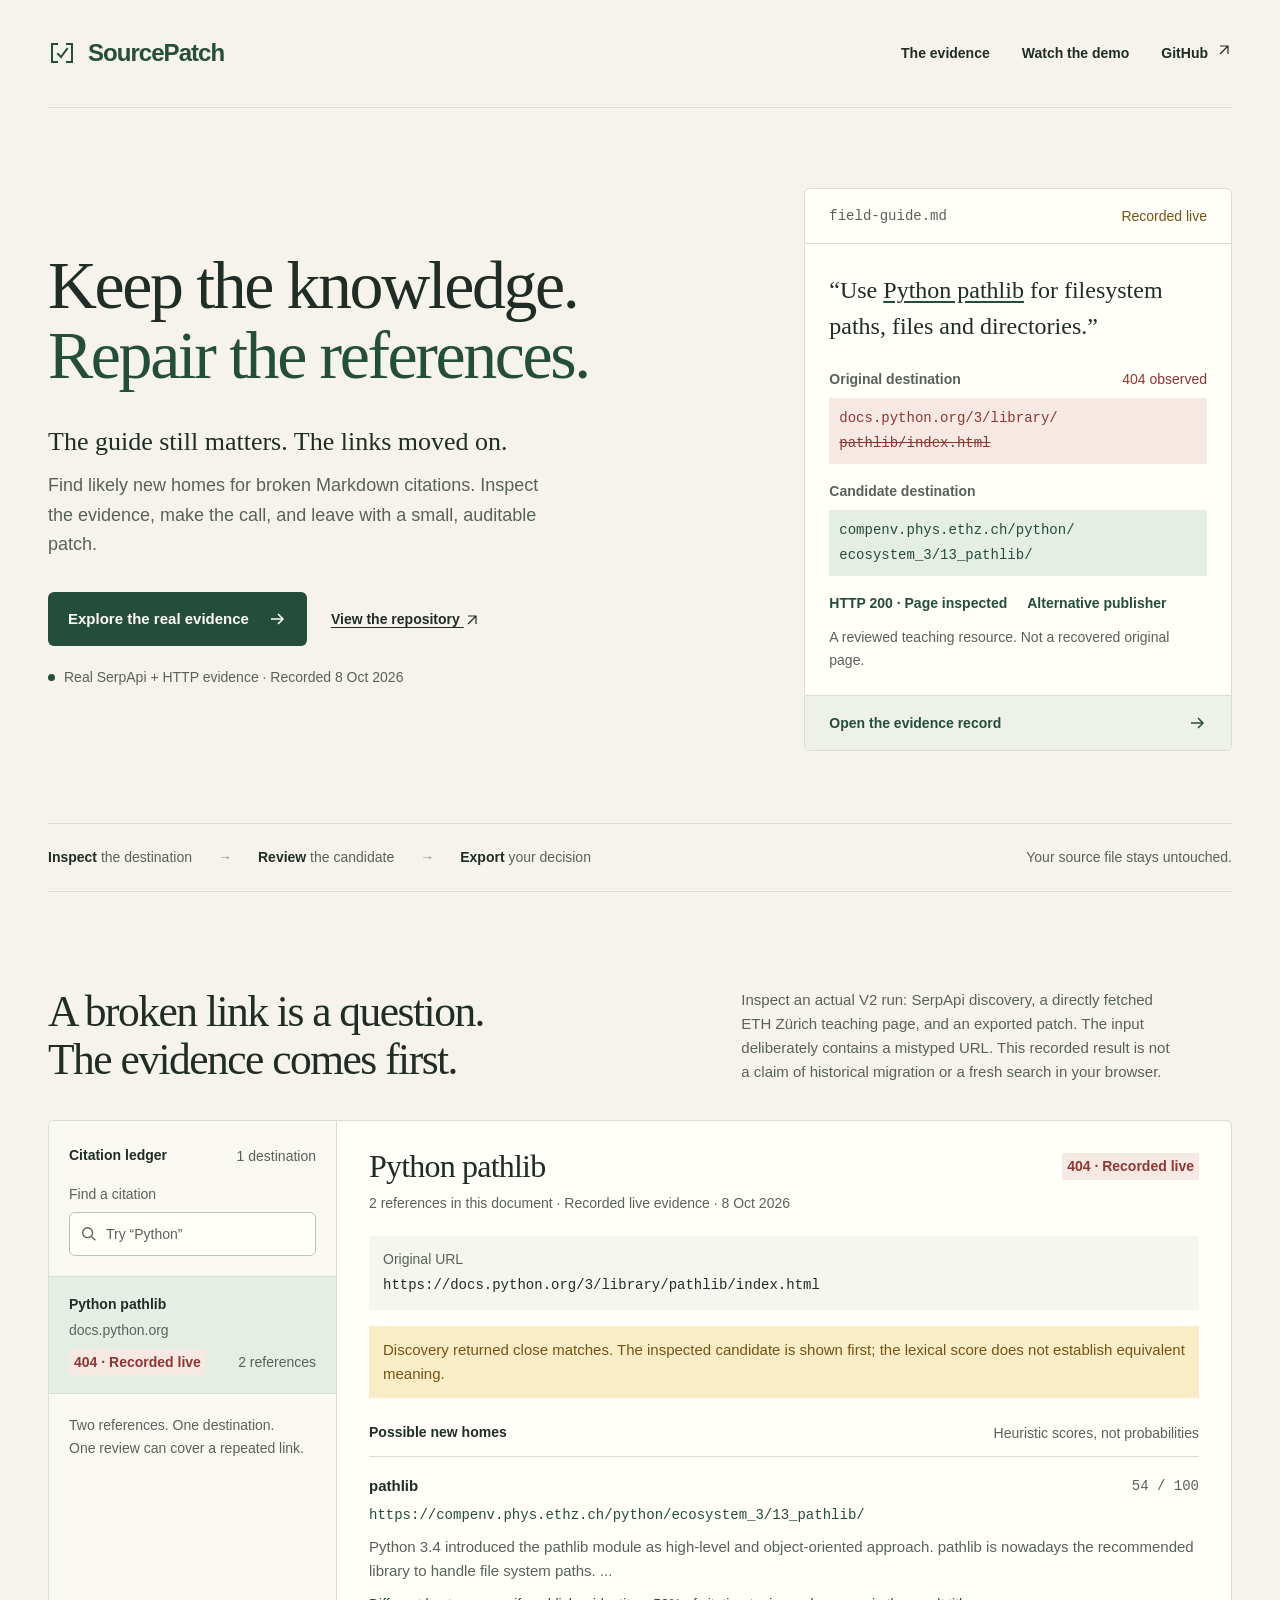
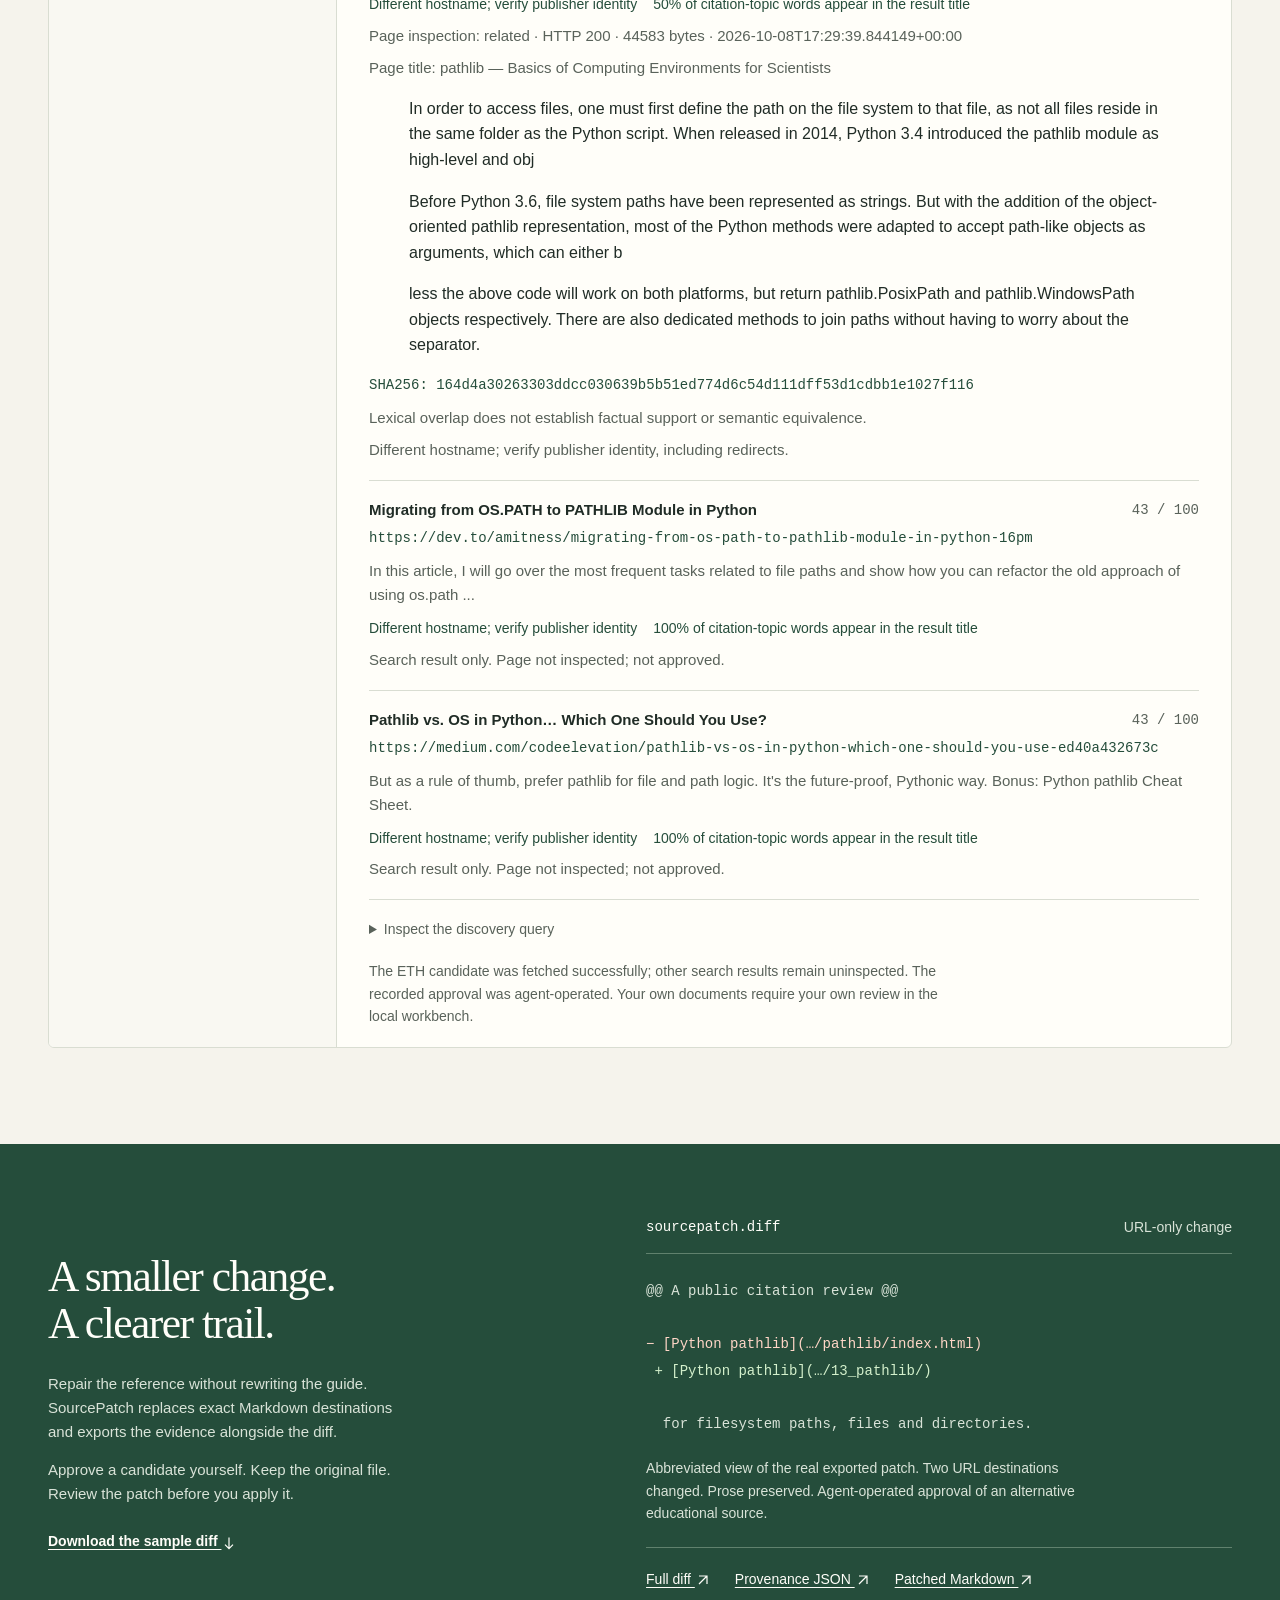
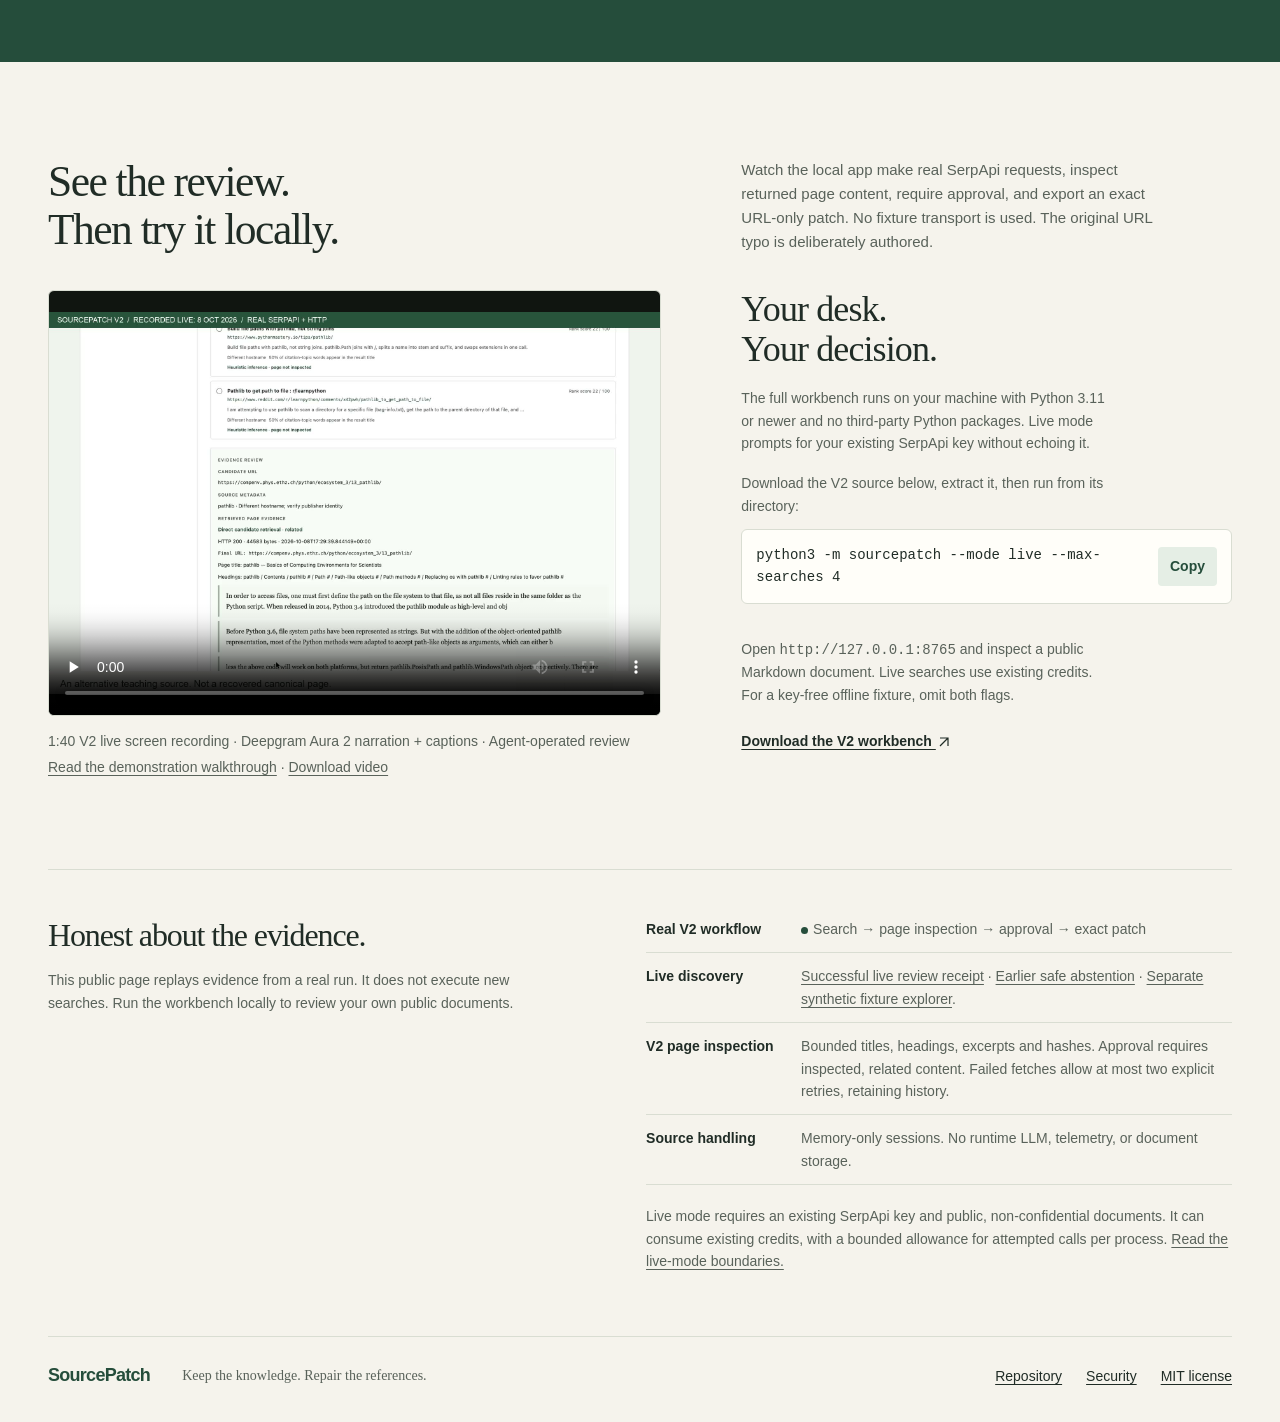
<file: landing/index.html>
<!doctype html>
<html lang="en">
<head>
  <meta charset="utf-8">
  <meta name="viewport" content="width=device-width, initial-scale=1">
  <meta name="theme-color" content="#254d3b">
  <meta name="description" content="SourcePatch is a local-first workbench for repairing broken Markdown citations. Compare evidence, approve replacements, and export a URL-only patch with provenance. Explore a recorded real SerpApi review with page evidence and a URL-only patch.">
  <title>SourcePatch — Keep the knowledge. Repair the references.</title>
  <link rel="icon" href="assets/favicon.svg" type="image/svg+xml">
  <link rel="stylesheet" href="style.css">
  <script src="assets/live-data.js" defer></script>
  <script src="landing.js" defer></script>
</head>
<body>
  <a class="skip-link" href="#main">Skip to content</a>
  <header class="site-header wrap">
    <a class="wordmark" href="#main" aria-label="SourcePatch home"><svg width="28" height="28" viewBox="0 0 28 28" fill="none" aria-hidden="true"><path d="M9 5H4v18h5M19 5h5v18h-5M10 15l3 3 6-8" stroke="currentColor" stroke-width="2" stroke-linecap="square"/></svg>SourcePatch</a>
    <nav aria-label="Main navigation"><a href="#evidence">The evidence</a><a href="#demo">Watch the demo</a><a href="https://github.com/himanshu748/sourcepatch/tree/sourcepatch-v2" class="nav-repo">GitHub <svg viewBox="0 0 20 20" width="16" height="16" fill="none" aria-hidden="true"><path d="M5 15 15 5M5 5h10v10" stroke="currentColor" stroke-width="1.5"/></svg></a></nav>
  </header>

  <main id="main">
    <section class="hero wrap" aria-labelledby="hero-title">
      <div class="hero-copy">
        <h1 id="hero-title">Keep the knowledge.<br><span>Repair the references.</span></h1>
        <p class="hero-intro">The guide still matters. The links moved on.</p>
        <p class="hero-description">Find likely new homes for broken Markdown citations. Inspect the evidence, make the call, and leave with a small, auditable patch.</p>
        <div class="actions"><a class="button primary" href="#evidence">Explore the real evidence <svg viewBox="0 0 20 20" width="20" height="20" fill="none" aria-hidden="true"><path d="M4 10h12m-5-5 5 5-5 5" stroke="currentColor" stroke-width="1.5"/></svg></a><a class="text-link" href="https://github.com/himanshu748/sourcepatch/tree/sourcepatch-v2">View the repository <svg viewBox="0 0 20 20" width="16" height="16" fill="none" aria-hidden="true"><path d="M5 15 15 5M5 5h10v10" stroke="currentColor" stroke-width="1.5"/></svg></a></div>
        <p class="fixture-note"><span class="status-dot" aria-hidden="true"></span>Real SerpApi + HTTP evidence · Recorded 8 Oct 2026</p>
      </div>
      <div class="hero-record" aria-label="Recorded live Python pathlib citation review">
        <div class="record-top"><span>field-guide.md</span><span class="record-stamp">Recorded live</span></div>
        <div class="record-body">
          <p class="source-quote">“Use <span>Python pathlib</span> for filesystem paths, files and directories.”</p>
          <div class="destination old"><span class="destination-label">Original destination <b>404 observed</b></span><code>docs.python.org/3/library/<wbr><s>pathlib/index.html</s></code></div>
          <div class="destination proposed"><span class="destination-label">Candidate destination</span><code>compenv.phys.ethz.ch/python/<wbr>ecosystem_3/13_pathlib/</code></div>
          <div class="evidence-pair"><span>HTTP 200 · Page inspected</span><span>Alternative publisher</span></div>
          <p class="record-caution">A reviewed teaching resource. Not a recovered original page.</p>
        </div>
        <a href="#evidence" class="record-bottom">Open the evidence record <svg viewBox="0 0 20 20" width="20" height="20" fill="none" aria-hidden="true"><path d="M4 10h12m-5-5 5 5-5 5" stroke="currentColor" stroke-width="1.5"/></svg></a>
      </div>
    </section>

    <div class="principles wrap" aria-label="SourcePatch workflow"><p><strong>Inspect</strong> the destination</p><span aria-hidden="true">→</span><p><strong>Review</strong> the candidate</p><span aria-hidden="true">→</span><p><strong>Export</strong> your decision</p><p class="principles-end">Your source file stays untouched.</p></div>

    <section class="evidence-section wrap" id="evidence" aria-labelledby="evidence-title">
      <div class="section-heading"><h2 id="evidence-title">A broken link is a question.<br>The evidence comes first.</h2><p>Inspect an actual V2 run: SerpApi discovery, a directly fetched ETH Zürich teaching page, and an exported patch. The input deliberately contains a mistyped URL. This recorded result is not a claim of historical migration or a fresh search in your browser.</p></div>
      <div class="explorer">
        <aside class="citation-sidebar" aria-label="Recorded live citations">
          <div class="sidebar-top"><h3>Citation ledger</h3><span>1 destination</span></div>
          <div class="search-control" hidden><label for="citation-search">Find a citation</label><div class="search-field"><svg width="18" height="18" viewBox="0 0 20 20" fill="none" aria-hidden="true"><circle cx="8.5" cy="8.5" r="5.5" stroke="currentColor" stroke-width="1.5"/><path d="m13 13 4 4" stroke="currentColor" stroke-width="1.5"/></svg><input id="citation-search" type="search" placeholder="Try “Python”" autocomplete="off"></div></div>
          <div id="citation-list" class="citation-list" hidden></div>
          <p id="search-status" class="search-status" role="status" aria-live="polite" hidden></p>
          <p class="sidebar-note">Two references. One destination.<br>One review can cover a repeated link.</p>
          <noscript><p class="noscript-note">JavaScript is off. The Python example is shown beside this ledger. The sample artifacts and local app still work.</p></noscript>
        </aside>
        <article class="evidence-record" id="evidence-record" aria-labelledby="citation-title">
          <div class="evidence-heading"><h3 id="citation-title" aria-live="polite" aria-atomic="true">Python pathlib</h3><span id="citation-status" class="badge broken">404 · Recorded live</span></div>
          <p id="citation-context" class="record-meta">2 references in this document · Recorded live evidence · 8 Oct 2026</p>
          <div class="original-reference"><span>Original URL</span><code id="original-url">https://docs.python.org/3/library/pathlib/index.html</code></div>
          <p id="review-notice" class="review-notice">These results suggest possible replacements. A matching hostname and title do not establish equivalent meaning.</p>
          <div class="candidate-header"><h4>Possible new homes</h4><span>Heuristic scores, not probabilities</span></div>
          <div id="candidate-list" class="candidate-list"><div class="candidate"><h5>pathlib — Basics of Computing Environments for Scientists</h5><code>https://compenv.phys.ethz.ch/python/ecosystem_3/13_pathlib/</code><p>Direct page inspection: HTTP 200 · 44,583 bytes · not truncated. Related lexical evidence; alternative publisher reviewed.</p><p>Enable JavaScript to inspect the excerpts and candidate list.</p></div></div>
          <details class="query-details"><summary>Inspect the discovery query</summary><code id="discovery-query">site:docs.python.org Python pathlib</code><p id="discovery-note">Real provider queries and response hashes are recorded in the downloadable provenance.</p></details>
          <p class="record-footer">The ETH candidate was fetched successfully; other search results remain uninspected. The recorded approval was agent-operated. Your own documents require your own review in the local workbench.</p>
        </article>
      </div>
    </section>

    <section class="patch-section" aria-labelledby="patch-title">
      <div class="wrap patch-layout"><div class="patch-copy"><h2 id="patch-title">A smaller change.<br>A clearer trail.</h2><p>Repair the reference without rewriting the guide. SourcePatch replaces exact Markdown destinations and exports the evidence alongside the diff.</p><p>Approve a candidate yourself. Keep the original file. Review the patch before you apply it.</p><a href="demo-output/sourcepatch.diff" class="light-link" download>Download the sample diff <svg viewBox="0 0 20 20" width="16" height="16" fill="none" aria-hidden="true"><path d="M10 3v14M5 12l5 5 5-5" stroke="currentColor" stroke-width="1.5"/></svg></a></div>
        <div class="patch-proof"><div class="patch-proof-top"><span>sourcepatch.diff</span><span>URL-only change</span></div><pre aria-label="Abbreviated real patch showing only the URL destination changing"><code><span class="diff-context">@@ A public citation review @@</span>

<span class="diff-removed">− [Python pathlib](…/pathlib/index.html)</span>
<span class="diff-added"> + [Python pathlib](…/13_pathlib/)</span>

<span class="diff-context">  for filesystem paths, files and directories.</span></code></pre><p>Abbreviated view of the real exported patch. Two URL destinations changed. Prose preserved. Agent-operated approval of an alternative educational source.</p><div class="patch-artifacts"><a href="demo-output/sourcepatch.diff">Full diff <svg viewBox="0 0 20 20" width="16" height="16" fill="none" aria-hidden="true"><path d="M5 15 15 5M5 5h10v10" stroke="currentColor" stroke-width="1.5"/></svg></a><a href="demo-output/provenance.json">Provenance JSON <svg viewBox="0 0 20 20" width="16" height="16" fill="none" aria-hidden="true"><path d="M5 15 15 5M5 5h10v10" stroke="currentColor" stroke-width="1.5"/></svg></a><a href="demo-output/guide.patched.md">Patched Markdown <svg viewBox="0 0 20 20" width="16" height="16" fill="none" aria-hidden="true"><path d="M5 15 15 5M5 5h10v10" stroke="currentColor" stroke-width="1.5"/></svg></a></div></div>
      </div>
    </section>

    <section class="demo-section wrap" id="demo" aria-labelledby="demo-title">
      <div class="section-heading"><h2 id="demo-title">See the review.<br>Then try it locally.</h2><p>Watch the local app make real SerpApi requests, inspect returned page content, require approval, and export an exact URL-only patch. No fixture transport is used. The original URL typo is deliberately authored.</p></div>
      <div class="demo-layout"><figure class="demo-video"><video controls playsinline preload="none" poster="assets/v2-demo-poster.jpg" aria-label="SourcePatch V2 real SerpApi screen recording with captions"><source src="assets/sourcepatch-v2-demo.mp4" type="video/mp4"><track kind="captions" src="assets/v2-captions.vtt" srclang="en" label="English">Your browser cannot play this video. <a href="assets/sourcepatch-v2-demo.mp4">Download the live recording.</a></video><figcaption>1:40 V2 live screen recording · Deepgram Aura 2 narration + captions · Agent-operated review<br><a href="docs/demo-script.md">Read the demonstration walkthrough</a> · <a href="assets/sourcepatch-v2-demo.mp4" download>Download video</a></figcaption></figure>
        <div class="local-run"><h3>Your desk.<br>Your decision.</h3><p>The full workbench runs on your machine with Python 3.11 or newer and no third-party Python packages. Live mode prompts for your existing SerpApi key without echoing it.</p><p>Download the V2 source below, extract it, then run from its directory:</p><div class="command-line"><code>python3 -m sourcepatch --mode live --max-searches 4</code><button id="copy-command" type="button" hidden>Copy</button></div><p id="copy-status" class="copy-status" role="status" aria-live="polite"></p><p>Open <code>http://127.0.0.1:8765</code> and inspect a public Markdown document. Live searches use existing credits. For a key-free offline fixture, omit both flags.</p><a class="text-link" href="downloads/sourcepatch-v2.zip">Download the V2 workbench <svg viewBox="0 0 20 20" width="16" height="16" fill="none" aria-hidden="true"><path d="M5 15 15 5M5 5h10v10" stroke="currentColor" stroke-width="1.5"/></svg></a></div>
      </div>
    </section>

    <section class="truth-section wrap" aria-labelledby="truth-title"><div><h2 id="truth-title">Honest about the evidence.</h2><p>This public page replays evidence from a real run. It does not execute new searches. Run the workbench locally to review your own public documents.</p></div><dl class="truth-ledger"><div><dt>Real V2 workflow</dt><dd><span class="status-dot" aria-hidden="true"></span>Search → page inspection → approval → exact patch</dd></div><div><dt>Live discovery</dt><dd><a href="demo-output/provenance.json">Successful live review receipt</a> · <a href="evidence/live-provenance.json">Earlier safe abstention</a> · <a href="fixture.html">Separate synthetic fixture explorer</a>.</dd></div><div><dt>V2 page inspection</dt><dd>Bounded titles, headings, excerpts and hashes. Approval requires inspected, related content. Failed fetches allow at most two explicit retries, retaining history.</dd></div><div><dt>Source handling</dt><dd>Memory-only sessions. No runtime LLM, telemetry, or document storage.</dd></div></dl><p class="live-note">Live mode requires an existing SerpApi key and public, non-confidential documents. It can consume existing credits, with a bounded allowance for attempted calls per process. <a href="https://github.com/himanshu748/sourcepatch/tree/sourcepatch-v2#live-mode-and-credit-safety">Read the live-mode boundaries.</a></p></section>
  </main>

  <footer class="site-footer wrap"><a class="wordmark" href="#main">SourcePatch</a><p>Keep the knowledge. Repair the references.</p><nav aria-label="Footer navigation"><a href="https://github.com/himanshu748/sourcepatch/tree/sourcepatch-v2">Repository</a><a href="https://github.com/himanshu748/sourcepatch/blob/sourcepatch-v2/SECURITY.md">Security</a><a href="https://github.com/himanshu748/sourcepatch/blob/sourcepatch-v2/LICENSE">MIT license</a></nav></footer>
</body>
</html>
</file>
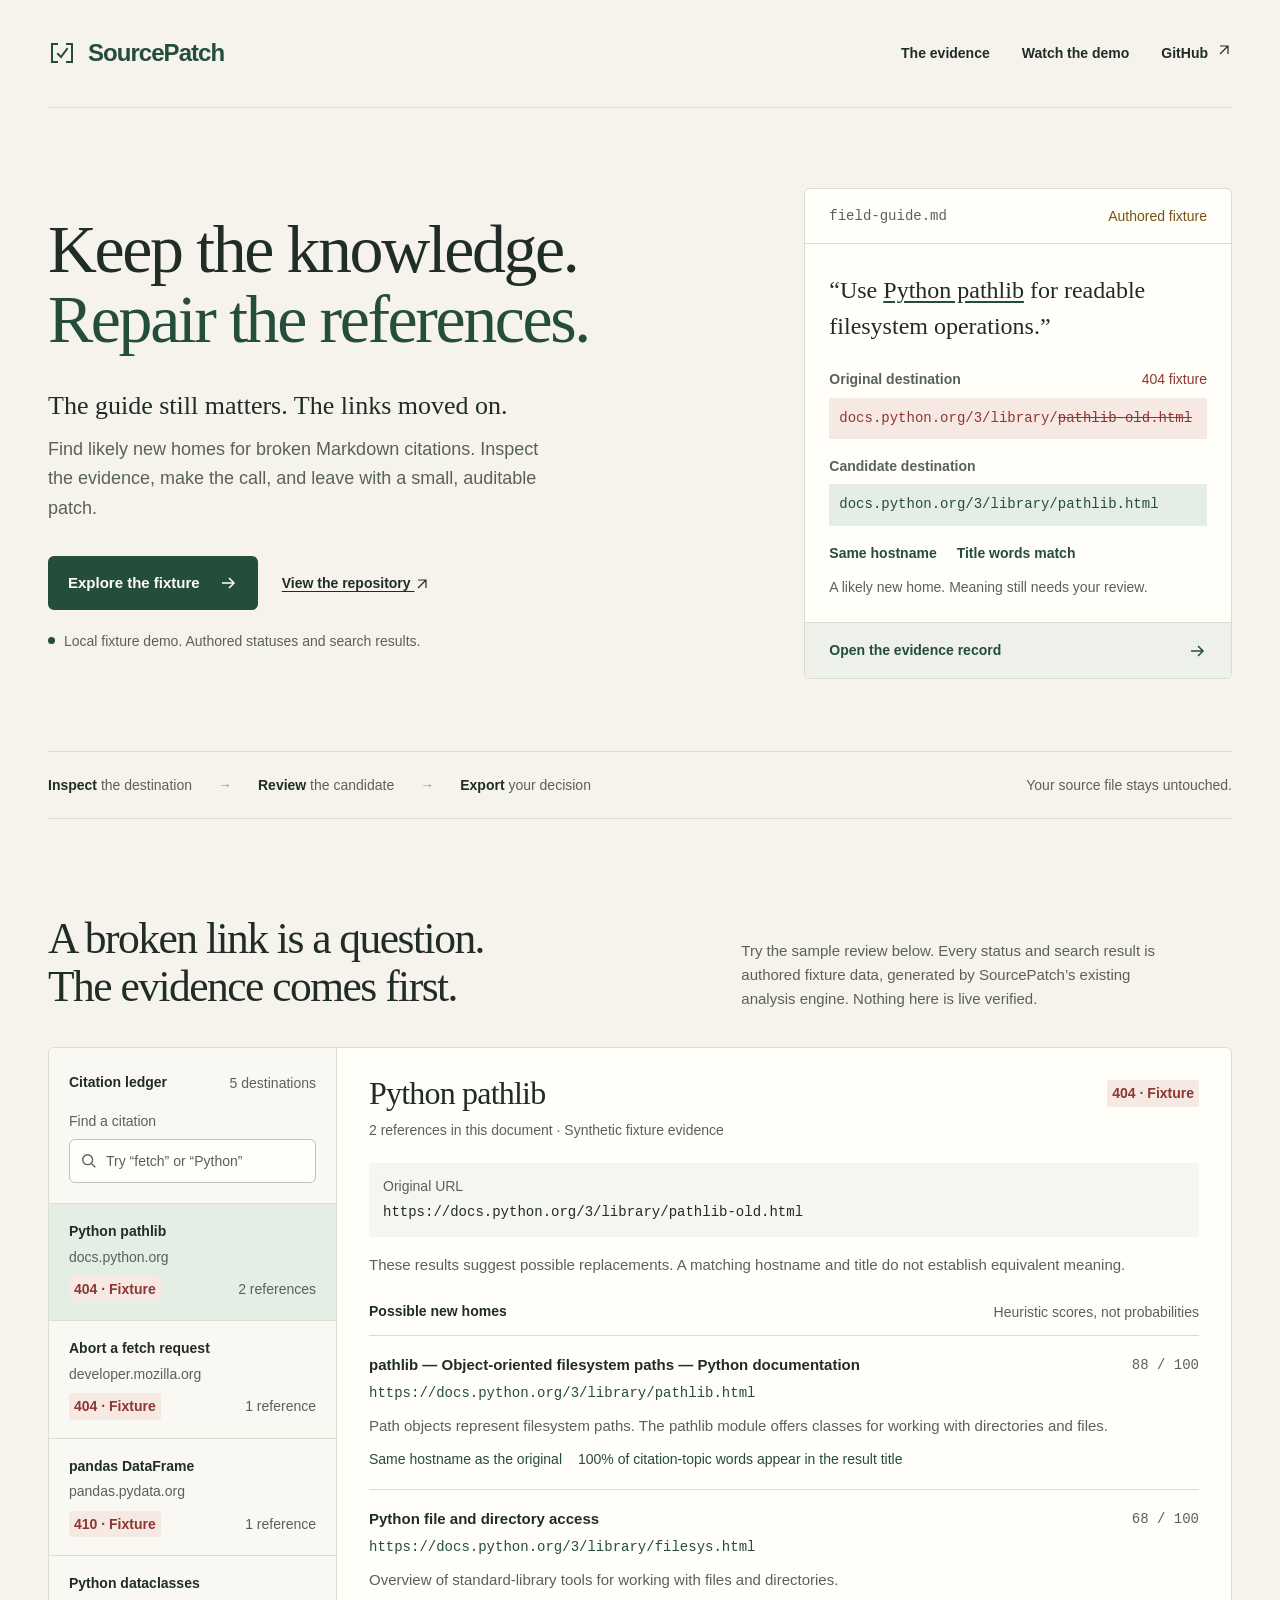
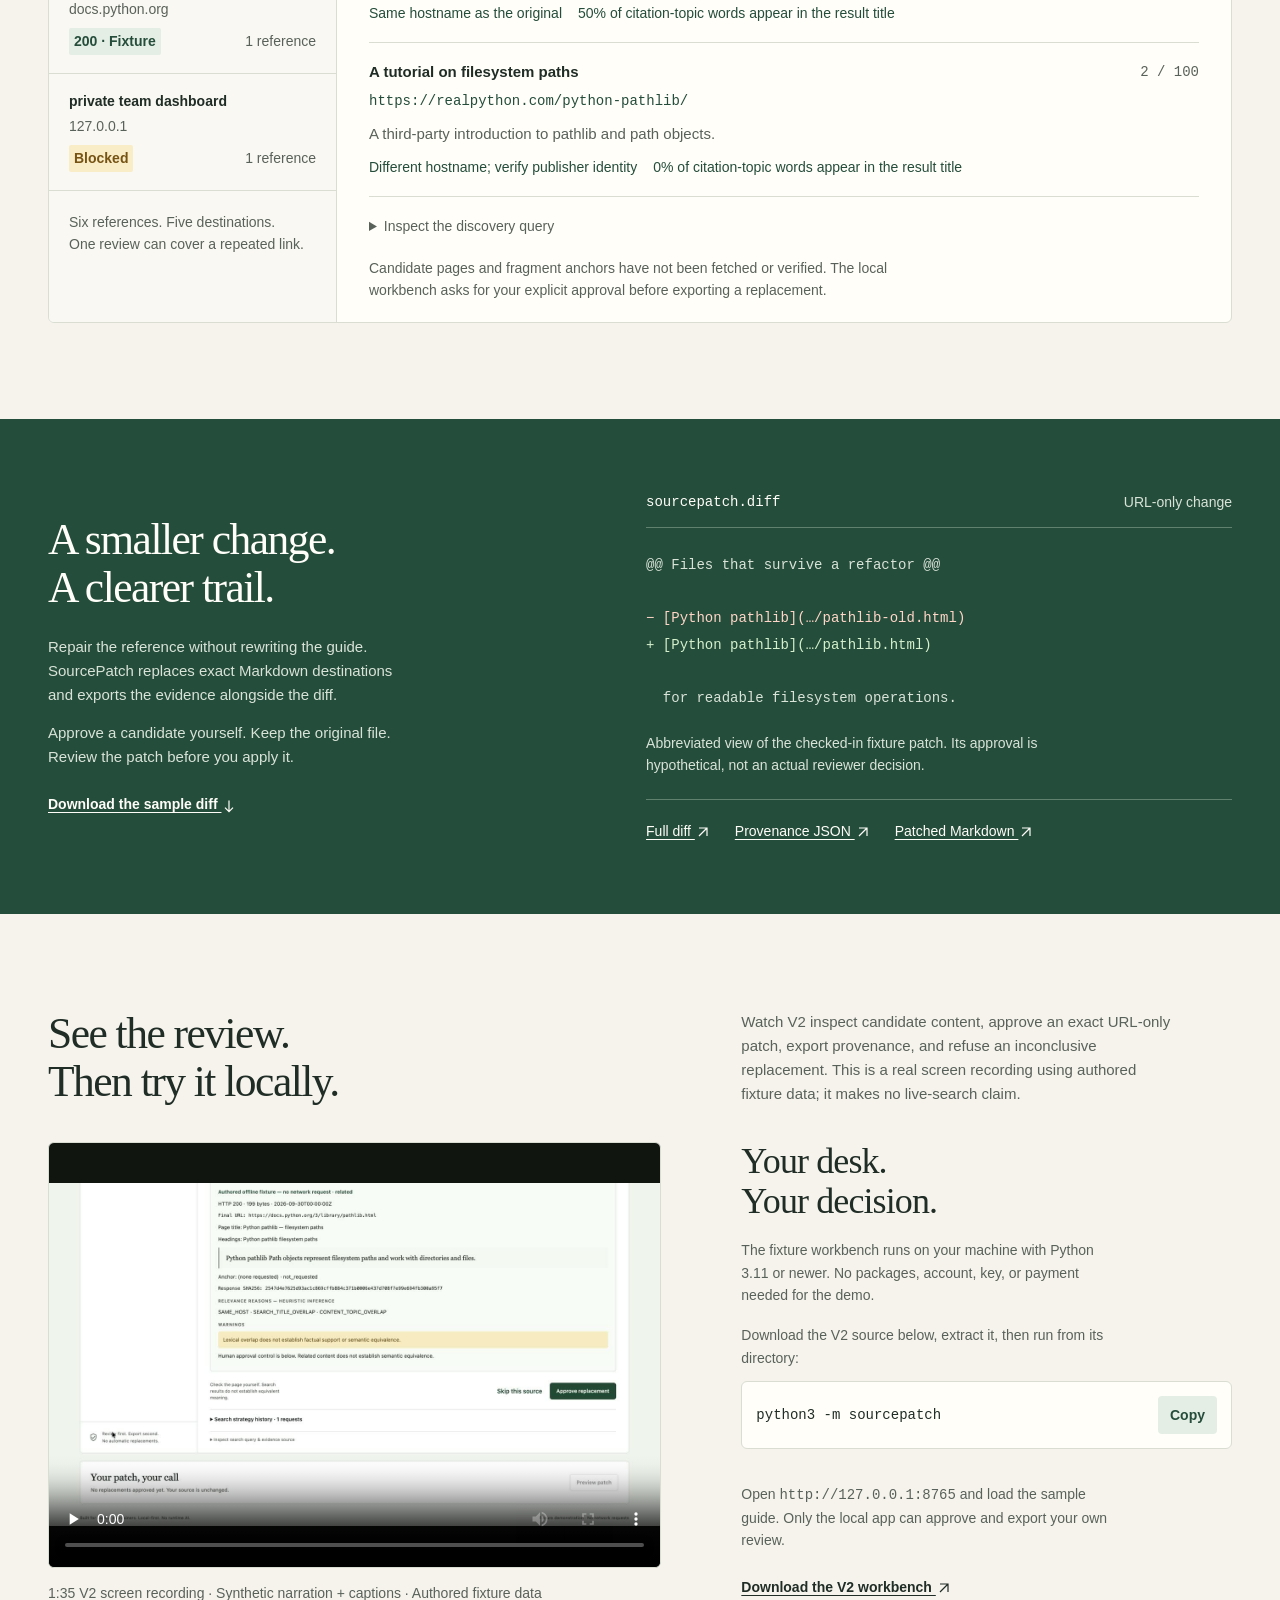
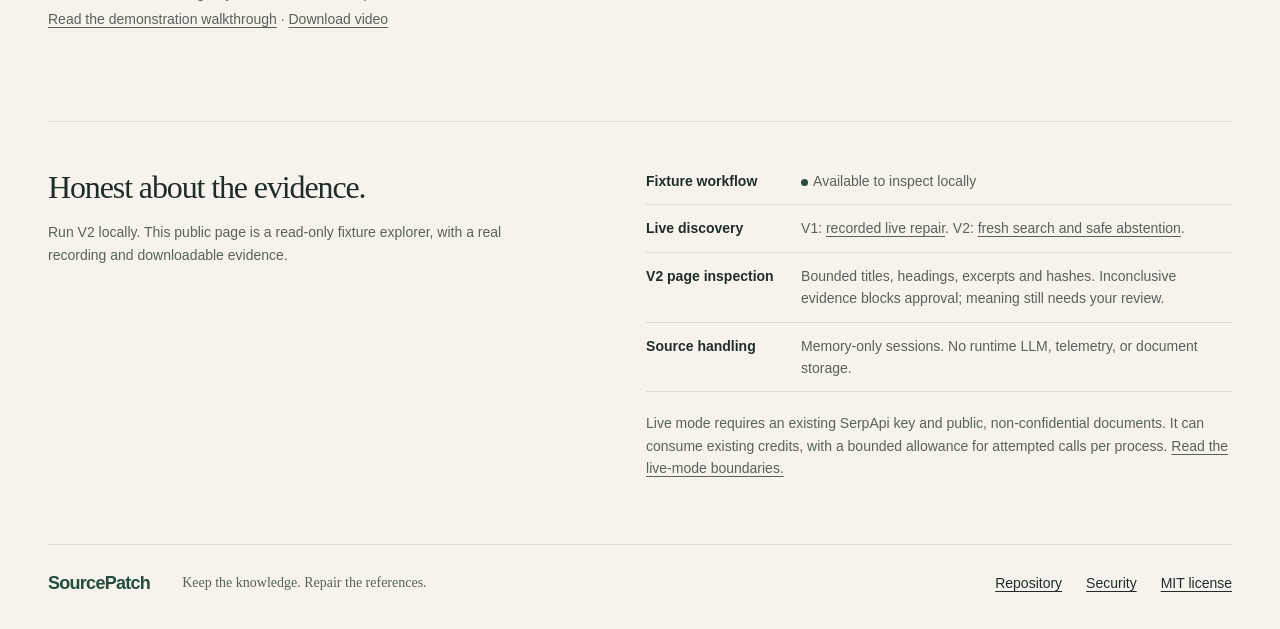
<file: landing/fixture.html>
<!doctype html>
<html lang="en">
<head>
  <meta charset="utf-8">
  <meta name="viewport" content="width=device-width, initial-scale=1">
  <meta name="theme-color" content="#254d3b">
  <meta name="description" content="SourcePatch is a local-first workbench for repairing broken Markdown citations. Compare evidence, approve replacements, and export a URL-only patch with provenance. Explore an honest synthetic fixture demo.">
  <title>SourcePatch — Keep the knowledge. Repair the references.</title>
  <link rel="icon" href="assets/favicon.svg" type="image/svg+xml">
  <link rel="stylesheet" href="style.css">
  <script src="assets/fixture-data.js" defer></script>
  <script src="fixture.js" defer></script>
</head>
<body>
  <a class="skip-link" href="#main">Skip to content</a>
  <header class="site-header wrap">
    <a class="wordmark" href="#main" aria-label="SourcePatch home"><svg width="28" height="28" viewBox="0 0 28 28" fill="none" aria-hidden="true"><path d="M9 5H4v18h5M19 5h5v18h-5M10 15l3 3 6-8" stroke="currentColor" stroke-width="2" stroke-linecap="square"/></svg>SourcePatch</a>
    <nav aria-label="Main navigation"><a href="#evidence">The evidence</a><a href="#demo">Watch the demo</a><a href="https://github.com/himanshu748/sourcepatch" class="nav-repo">GitHub <svg viewBox="0 0 20 20" width="16" height="16" fill="none" aria-hidden="true"><path d="M5 15 15 5M5 5h10v10" stroke="currentColor" stroke-width="1.5"/></svg></a></nav>
  </header>

  <main id="main">
    <section class="hero wrap" aria-labelledby="hero-title">
      <div class="hero-copy">
        <h1 id="hero-title">Keep the knowledge.<br><span>Repair the references.</span></h1>
        <p class="hero-intro">The guide still matters. The links moved on.</p>
        <p class="hero-description">Find likely new homes for broken Markdown citations. Inspect the evidence, make the call, and leave with a small, auditable patch.</p>
        <div class="actions"><a class="button primary" href="#evidence">Explore the fixture <svg viewBox="0 0 20 20" width="20" height="20" fill="none" aria-hidden="true"><path d="M4 10h12m-5-5 5 5-5 5" stroke="currentColor" stroke-width="1.5"/></svg></a><a class="text-link" href="https://github.com/himanshu748/sourcepatch">View the repository <svg viewBox="0 0 20 20" width="16" height="16" fill="none" aria-hidden="true"><path d="M5 15 15 5M5 5h10v10" stroke="currentColor" stroke-width="1.5"/></svg></a></div>
        <p class="fixture-note"><span class="status-dot" aria-hidden="true"></span>Local fixture demo. Authored statuses and search results.</p>
      </div>
      <div class="hero-record" aria-label="Synthetic Python pathlib citation example">
        <div class="record-top"><span>field-guide.md</span><span class="record-stamp">Authored fixture</span></div>
        <div class="record-body">
          <p class="source-quote">“Use <span>Python pathlib</span> for readable filesystem operations.”</p>
          <div class="destination old"><span class="destination-label">Original destination <b>404 fixture</b></span><code>docs.python.org/3/library/<wbr><s>pathlib-old.html</s></code></div>
          <div class="destination proposed"><span class="destination-label">Candidate destination</span><code>docs.python.org/3/library/<wbr>pathlib.html</code></div>
          <div class="evidence-pair"><span>Same hostname</span><span>Title words match</span></div>
          <p class="record-caution">A likely new home. Meaning still needs your review.</p>
        </div>
        <a href="#evidence" class="record-bottom">Open the evidence record <svg viewBox="0 0 20 20" width="20" height="20" fill="none" aria-hidden="true"><path d="M4 10h12m-5-5 5 5-5 5" stroke="currentColor" stroke-width="1.5"/></svg></a>
      </div>
    </section>

    <div class="principles wrap" aria-label="SourcePatch workflow"><p><strong>Inspect</strong> the destination</p><span aria-hidden="true">→</span><p><strong>Review</strong> the candidate</p><span aria-hidden="true">→</span><p><strong>Export</strong> your decision</p><p class="principles-end">Your source file stays untouched.</p></div>

    <section class="evidence-section wrap" id="evidence" aria-labelledby="evidence-title">
      <div class="section-heading"><h2 id="evidence-title">A broken link is a question.<br>The evidence comes first.</h2><p>Try the sample review below. Every status and search result is authored fixture data, generated by SourcePatch’s existing analysis engine. Nothing here is live verified.</p></div>
      <div class="explorer">
        <aside class="citation-sidebar" aria-label="Fixture citations">
          <div class="sidebar-top"><h3>Citation ledger</h3><span>5 destinations</span></div>
          <div class="search-control" hidden><label for="citation-search">Find a citation</label><div class="search-field"><svg width="18" height="18" viewBox="0 0 20 20" fill="none" aria-hidden="true"><circle cx="8.5" cy="8.5" r="5.5" stroke="currentColor" stroke-width="1.5"/><path d="m13 13 4 4" stroke="currentColor" stroke-width="1.5"/></svg><input id="citation-search" type="search" placeholder="Try “fetch” or “Python”" autocomplete="off"></div></div>
          <div id="citation-list" class="citation-list" hidden></div>
          <p id="search-status" class="search-status" role="status" aria-live="polite" hidden></p>
          <p class="sidebar-note">Six references. Five destinations.<br>One review can cover a repeated link.</p>
          <noscript><p class="noscript-note">JavaScript is off. The Python example is shown beside this ledger. The sample artifacts and local app still work.</p></noscript>
        </aside>
        <article class="evidence-record" id="evidence-record" aria-labelledby="citation-title">
          <div class="evidence-heading"><h3 id="citation-title" aria-live="polite" aria-atomic="true">Python pathlib</h3><span id="citation-status" class="badge broken">404 · Fixture</span></div>
          <p id="citation-context" class="record-meta">2 references in this document · Synthetic fixture evidence</p>
          <div class="original-reference"><span>Original URL</span><code id="original-url">https://docs.python.org/3/library/pathlib-old.html</code></div>
          <p id="review-notice" class="review-notice">These results suggest possible replacements. A matching hostname and title do not establish equivalent meaning.</p>
          <div class="candidate-header"><h4>Possible new homes</h4><span>Heuristic scores, not probabilities</span></div>
          <div id="candidate-list" class="candidate-list">
            <div class="candidate"><div class="candidate-title"><h5>pathlib — Object-oriented filesystem paths — Python documentation</h5><span>88 / 100</span></div><code>https://docs.python.org/3/library/pathlib.html</code><p>Path objects represent filesystem paths. The pathlib module offers classes for working with directories and files.</p><ul class="candidate-reasons"><li>Same hostname as the original</li><li>100% of citation-title words appear in the result title</li></ul></div>
            <div class="candidate"><div class="candidate-title"><h5>Python file and directory access</h5><span>68 / 100</span></div><code>https://docs.python.org/3/library/filesys.html</code><p>Overview of standard-library tools for working with files and directories.</p><ul class="candidate-reasons"><li>Same hostname as the original</li><li>50% of citation-title words appear in the result title</li></ul></div>
            <div class="candidate"><div class="candidate-title"><h5>A tutorial on filesystem paths</h5><span>2 / 100</span></div><code>https://realpython.com/python-pathlib/</code><p>A third-party introduction to pathlib and path objects.</p><ul class="candidate-reasons"><li>Different hostname; verify publisher identity</li><li>0% of citation-title words appear in the result title</li></ul></div>
          </div>
          <details class="query-details"><summary>Inspect the discovery query</summary><code id="discovery-query">site:docs.python.org Python pathlib</code><p id="discovery-note">Authored synthetic search results; no API request made.</p></details>
          <p class="record-footer">Candidate pages and fragment anchors have not been fetched or verified. The local workbench asks for your explicit approval before exporting a replacement.</p>
        </article>
      </div>
    </section>

    <section class="patch-section" aria-labelledby="patch-title">
      <div class="wrap patch-layout"><div class="patch-copy"><h2 id="patch-title">A smaller change.<br>A clearer trail.</h2><p>Repair the reference without rewriting the guide. SourcePatch replaces exact Markdown destinations and exports the evidence alongside the diff.</p><p>Approve a candidate yourself. Keep the original file. Review the patch before you apply it.</p><a href="fixture-output/sourcepatch.diff" class="light-link" download>Download the sample diff <svg viewBox="0 0 20 20" width="16" height="16" fill="none" aria-hidden="true"><path d="M10 3v14M5 12l5 5 5-5" stroke="currentColor" stroke-width="1.5"/></svg></a></div>
        <div class="patch-proof"><div class="patch-proof-top"><span>sourcepatch.diff</span><span>URL-only change</span></div><pre aria-label="Abbreviated synthetic patch showing only the URL destination changing"><code><span class="diff-context">@@ Files that survive a refactor @@</span>

<span class="diff-removed">− [Python pathlib](…/pathlib-old.html)</span>
<span class="diff-added">+ [Python pathlib](…/pathlib.html)</span>

<span class="diff-context">  for readable filesystem operations.</span></code></pre><p>Abbreviated view of the checked-in fixture patch. Its approval is hypothetical, not an actual reviewer decision.</p><div class="patch-artifacts"><a href="fixture-output/sourcepatch.diff">Full diff <svg viewBox="0 0 20 20" width="16" height="16" fill="none" aria-hidden="true"><path d="M5 15 15 5M5 5h10v10" stroke="currentColor" stroke-width="1.5"/></svg></a><a href="fixture-output/provenance.json">Provenance JSON <svg viewBox="0 0 20 20" width="16" height="16" fill="none" aria-hidden="true"><path d="M5 15 15 5M5 5h10v10" stroke="currentColor" stroke-width="1.5"/></svg></a><a href="fixture-output/guide.patched.md">Patched Markdown <svg viewBox="0 0 20 20" width="16" height="16" fill="none" aria-hidden="true"><path d="M5 15 15 5M5 5h10v10" stroke="currentColor" stroke-width="1.5"/></svg></a></div></div>
      </div>
    </section>

    <section class="demo-section wrap" id="demo" aria-labelledby="demo-title">
      <div class="section-heading"><h2 id="demo-title">See the review.<br>Then try it locally.</h2><p>Watch V2 inspect candidate content, approve an exact URL-only patch, export provenance, and refuse an inconclusive replacement. This is a real screen recording using authored fixture data; it makes no live-search claim.</p></div>
      <div class="demo-layout"><figure class="demo-video"><video controls playsinline preload="none" poster="assets/fixture-v2-poster.jpg" aria-label="SourcePatch V2 screen recording with captions, authored fixture data"><source src="assets/sourcepatch-v2-fixture.mp4" type="video/mp4"><track kind="captions" src="assets/fixture-captions.vtt" srclang="en" label="English">Your browser cannot play this video. <a href="assets/sourcepatch-v2-fixture.mp4">Download the fixture recording.</a></video><figcaption>1:35 V2 screen recording · Synthetic narration + captions · Authored fixture data<br><a href="docs/demo-script.md">Read the demonstration walkthrough</a> · <a href="assets/sourcepatch-v2-fixture.mp4" download>Download video</a></figcaption></figure>
        <div class="local-run"><h3>Your desk.<br>Your decision.</h3><p>The fixture workbench runs on your machine with Python 3.11 or newer. No packages, account, key, or payment needed for the demo.</p><p>Download the V2 source below, extract it, then run from its directory:</p><div class="command-line"><code>python3 -m sourcepatch</code><button id="copy-command" type="button" hidden>Copy</button></div><p id="copy-status" class="copy-status" role="status" aria-live="polite"></p><p>Open <code>http://127.0.0.1:8765</code> and load the sample guide. Only the local app can approve and export your own review.</p><a class="text-link" href="downloads/sourcepatch-v2.zip">Download the V2 workbench <svg viewBox="0 0 20 20" width="16" height="16" fill="none" aria-hidden="true"><path d="M5 15 15 5M5 5h10v10" stroke="currentColor" stroke-width="1.5"/></svg></a></div>
      </div>
    </section>

    <section class="truth-section wrap" aria-labelledby="truth-title"><div><h2 id="truth-title">Honest about the evidence.</h2><p>Run V2 locally. This public page is a read-only fixture explorer, with a real recording and downloadable evidence.</p></div><dl class="truth-ledger"><div><dt>Fixture workflow</dt><dd><span class="status-dot" aria-hidden="true"></span>Available to inspect locally</dd></div><div><dt>Live discovery</dt><dd>V1: <a href="https://youtu.be/D5dKt3ehCIk">recorded live repair</a>. V2: <a href="evidence/live-provenance.json">fresh search and safe abstention</a>.</dd></div><div><dt>V2 page inspection</dt><dd>Bounded titles, headings, excerpts and hashes. Inconclusive evidence blocks approval; meaning still needs your review.</dd></div><div><dt>Source handling</dt><dd>Memory-only sessions. No runtime LLM, telemetry, or document storage.</dd></div></dl><p class="live-note">Live mode requires an existing SerpApi key and public, non-confidential documents. It can consume existing credits, with a bounded allowance for attempted calls per process. <a href="https://github.com/himanshu748/sourcepatch#live-mode-with-an-existing-key">Read the live-mode boundaries.</a></p></section>
  </main>

  <footer class="site-footer wrap"><a class="wordmark" href="#main">SourcePatch</a><p>Keep the knowledge. Repair the references.</p><nav aria-label="Footer navigation"><a href="https://github.com/himanshu748/sourcepatch">Repository</a><a href="https://github.com/himanshu748/sourcepatch/blob/main/SECURITY.md">Security</a><a href="https://github.com/himanshu748/sourcepatch/blob/main/LICENSE">MIT license</a></nav></footer>
</body>
</html>
</file>
<file: landing/style.css>
:root {
  color-scheme: light;
  --canvas: #f5f3ec;
  --paper: #fffef9;
  --ink: #202c26;
  --muted: #59625a;
  --line: #d9ddd2;
  --forest: #254d3b;
  --forest-tint: #e5eee5;
  --amber: #765313;
  --amber-tint: #f9edc8;
  --red: #8c3733;
  --red-tint: #f6e9e4;
  --serif: Georgia, 'Times New Roman', serif;
  --sans: -apple-system, BlinkMacSystemFont, 'Segoe UI', sans-serif;
  --code: ui-monospace, SFMono-Regular, Consolas, monospace;
}
* { box-sizing: border-box; }
html { scroll-behavior: smooth; scroll-padding-top: 32px; scrollbar-color: #819389 var(--canvas); }
body { margin: 0; background: var(--canvas); color: var(--ink); font-family: var(--sans); font-size: 16px; line-height: 1.6; -webkit-font-smoothing: antialiased; }
::selection { color: var(--paper); background: var(--forest); }
button, input { font: inherit; }
button, a, summary, input { -webkit-tap-highlight-color: transparent; }
a { color: inherit; text-underline-offset: .22em; }
a:hover { text-decoration-thickness: 2px; }
button { cursor: pointer; }
:focus-visible { outline: 3px solid var(--forest); outline-offset: 4px; }
svg { flex: none; vertical-align: middle; }
code, pre { font-family: var(--code); }
code { overflow-wrap: anywhere; }
[hidden] { display: none !important; }
h1, h2, h3, h4, h5, p, figure { margin: 0; }
h1, h2, .local-run h3 { font-family: var(--serif); font-weight: 400; }
h1, h2, h3, h4, h5 { line-height: 1.1; }
h1, h2 { text-wrap: balance; letter-spacing: -.035em; }
.wrap { width: min(1280px, calc(100% - 96px)); margin-inline: auto; }
.skip-link { position: absolute; left: 16px; top: -100px; z-index: 5; padding: 12px 18px; background: var(--forest); color: var(--paper); }
.skip-link:focus { top: 12px; }
.site-header { min-height: 108px; display: flex; align-items: center; justify-content: space-between; gap: 32px; border-bottom: 1px solid var(--line); }
.wordmark { display: inline-flex; align-items: center; gap: 12px; color: var(--forest); font-size: 24px; font-weight: 650; letter-spacing: -.04em; text-decoration: none; }
.site-header nav { display: flex; align-items: center; gap: 32px; font-size: 14px; font-weight: 550; }
.site-header nav a { text-decoration: none; padding-block: 12px; }
.site-header nav a:hover { text-decoration: underline; }
.nav-repo { display: flex; gap: 8px; }
.hero { display: grid; grid-template-columns: 1.6fr 1fr; gap: 72px; align-items: center; padding-block: 80px 72px; }
h1 { font-size: clamp(52px, 5.3vw, 76px); line-height: 1.04; }
h1 span { color: var(--forest); }
.hero-intro { font-family: var(--serif); font-size: 26px; margin-top: 32px; line-height: 1.35; }
.hero-description { color: var(--muted); max-width: 49ch; font-size: 18px; margin-top: 12px; line-height: 1.65; }
.actions { display: flex; align-items: center; gap: 24px; flex-wrap: wrap; margin-top: 32px; }
.button { display: inline-flex; align-items: center; justify-content: center; gap: 18px; padding: 15px 20px; min-height: 52px; border-radius: 6px; text-decoration: none; font-weight: 600; font-size: 15px; }
.primary { background: var(--forest); color: var(--paper); }
.primary:hover { background: #193d2d; }
.text-link { font-weight: 600; font-size: 14px; }
.fixture-note { margin-top: 20px; color: var(--muted); font-size: 14px; display: flex; align-items: center; gap: 9px; }
.status-dot { display: inline-block; background: var(--forest); width: 7px; height: 7px; border-radius: 50%; flex: none; }
.hero-record { background: var(--paper); border: 1px solid var(--line); border-radius: 6px; }
.record-top { display: flex; justify-content: space-between; gap: 12px; padding: 16px 24px; border-bottom: 1px solid var(--line); font-family: var(--code); font-size: 14px; color: var(--muted); }
.record-stamp { font-family: var(--sans); color: var(--amber); }
.record-body { padding: 28px 24px 24px; }
.source-quote { font-family: var(--serif); font-size: 24px; line-height: 1.5; }
.source-quote span { text-decoration: underline; text-decoration-color: var(--forest); text-underline-offset: .12em; }
.destination { margin-top: 24px; }
.destination-label { display: flex; justify-content: space-between; align-items: center; gap: 12px; font-size: 14px; font-weight: 550; color: var(--muted); margin-bottom: 7px; }
.destination-label b { color: var(--red); font-weight: 500; }
.destination code { display: block; font-size: 14px; line-height: 1.8; padding: 8px 10px; }
.old code { background: var(--red-tint); color: var(--red); }
.proposed code { background: var(--forest-tint); color: var(--forest); }
.proposed { margin-top: 16px; }
.evidence-pair { display: flex; flex-wrap: wrap; gap: 8px 20px; margin-top: 16px; color: var(--forest); font-size: 14px; font-weight: 550; }
.record-caution { font-size: 14px; color: var(--muted); margin-top: 12px; }
.record-bottom { display: flex; align-items: center; justify-content: space-between; gap: 12px; background: #eef1e9; border-top: 1px solid var(--line); border-radius: 0 0 6px 6px; color: var(--forest); padding: 16px 24px; font-size: 14px; font-weight: 600; text-decoration: none; }
.record-bottom:hover { background: var(--forest-tint); }
.principles { display: flex; align-items: center; gap: 26px; border-block: 1px solid var(--line); padding-block: 22px; font-size: 14px; color: var(--muted); }
.principles strong { color: var(--ink); font-weight: 600; }
.principles > span { color: #8e9a90; }
.principles-end { margin-left: auto; font-size: 14px; }
.evidence-section { padding-block: 96px; }
.section-heading { display: grid; grid-template-columns: 1.25fr 1fr; align-items: end; gap: 80px; margin-bottom: 36px; }
h2 { font-size: clamp(36px, 3.4vw, 48px); line-height: 1.1; }
.section-heading > p { max-width: 52ch; color: var(--muted); font-size: 15px; }
.explorer { border: 1px solid var(--line); border-radius: 6px; background: var(--paper); display: grid; grid-template-columns: 288px minmax(0, 1fr); overflow: clip; }
.citation-sidebar { border-right: 1px solid var(--line); background: #f9f8f2; }
.sidebar-top { display: flex; align-items: center; justify-content: space-between; gap: 12px; padding: 24px 20px 16px; }
.sidebar-top h3 { font-size: 14px; font-weight: 650; }
.sidebar-top > span { font-size: 14px; color: var(--muted); }
.search-control { padding: 0 20px 20px; }
.search-control label { display: block; font-size: 14px; color: var(--muted); margin-bottom: 6px; }
.search-field { border: 1px solid #b8c3b9; border-radius: 6px; display: flex; align-items: center; background: var(--paper); padding-left: 10px; }
.search-field:focus-within { outline: 3px solid var(--forest); outline-offset: 3px; }
.search-field svg { color: var(--muted); }
.search-field input { min-width: 0; width: 100%; padding: 10px 8px; border: 0; border-radius: 6px; background: transparent; color: var(--ink); font-size: 14px; caret-color: var(--forest); }
.search-field input:focus { outline: none; }
.search-field input::placeholder { color: var(--muted); opacity: 1; }
.citation-list { border-top: 1px solid var(--line); }
.citation-button { display: block; width: 100%; text-align: left; border: 0; border-bottom: 1px solid var(--line); border-radius: 0; padding: 18px 20px; color: var(--ink); background: transparent; }
.citation-button:hover { background: #edf0e7; }
.citation-button[aria-pressed="true"] { background: var(--forest-tint); }
.citation-button:focus-visible { outline-offset: -4px; }
.citation-button strong { display: block; font-size: 14px; font-weight: 600; line-height: 1.4; margin-bottom: 4px; }
.citation-button .host { display: block; font-size: 14px; color: var(--muted); margin-bottom: 8px; overflow-wrap: anywhere; }
.citation-button .row-meta { display: flex; flex-wrap: wrap; align-items: center; justify-content: space-between; gap: 6px; }
.row-meta .occurrences { color: var(--muted); font-size: 14px; }
.badge { display: inline-block; font-size: 14px; font-weight: 550; padding: 2px 5px; border-radius: 2px; white-space: nowrap; }
.badge.broken { background: var(--red-tint); color: var(--red); }
.badge.healthy { background: var(--forest-tint); color: var(--forest); }
.badge.blocked { background: var(--amber-tint); color: var(--amber); }
.sidebar-note, .search-status, .noscript-note { font-size: 14px; color: var(--muted); padding: 20px; }
.search-status { border-bottom: 1px solid var(--line); }
.noscript-note { padding-top: 0; }
.evidence-record { min-width: 0; padding: 28px 32px 20px; }
.evidence-heading { display: flex; align-items: center; justify-content: space-between; gap: 16px; }
.evidence-heading h3 { font-family: var(--serif); font-weight: 400; font-size: 32px; letter-spacing: -.025em; }
.record-meta { margin-top: 8px; color: var(--muted); font-size: 14px; }
.original-reference { background: #f5f6ef; margin-top: 22px; padding: 12px 14px; }
.original-reference > span { display: block; color: var(--muted); font-size: 14px; margin-bottom: 3px; }
.original-reference code { font-size: 14px; line-height: 1.7; display: block; }
.review-notice { font-size: 15px; margin-top: 16px; color: var(--muted); }
.review-notice.ambiguous { padding: 12px 14px; background: var(--amber-tint); color: var(--amber); }
.candidate-header { display: flex; justify-content: space-between; align-items: center; gap: 16px; margin-top: 24px; padding-bottom: 12px; border-bottom: 1px solid var(--line); }
.candidate-header h4 { font-size: 14px; font-weight: 650; }
.candidate-header > span { font-size: 14px; color: var(--muted); }
.candidate { padding-block: 18px; border-bottom: 1px solid var(--line); }
.candidate-title { display: flex; align-items: flex-start; justify-content: space-between; gap: 24px; }
.candidate-title h5 { font-size: 15px; font-weight: 600; line-height: 1.5; }
.candidate-title > span { color: var(--muted); font-family: var(--code); font-size: 14px; white-space: nowrap; font-variant-numeric: tabular-nums; }
.candidate > code { display: block; font-size: 14px; color: var(--forest); margin-top: 6px; line-height: 1.7; }
.candidate > p { font-size: 15px; color: var(--muted); margin-top: 8px; }
.candidate-reasons { display: flex; gap: 16px; padding: 0; margin: 10px 0 0; list-style: none; flex-wrap: wrap; }
.candidate-reasons li { color: var(--forest); font-size: 14px; }
.empty-candidates { padding-block: 28px; max-width: 58ch; font-size: 14px; color: var(--muted); }
.query-details { margin-top: 18px; font-size: 14px; color: var(--muted); }
.query-details summary { cursor: pointer; min-height: 30px; }
.query-details code { display: block; margin: 8px 0; background: #f5f6ef; padding: 10px; color: var(--ink); }
.record-footer { margin-top: 12px; font-size: 14px; max-width: 75ch; color: var(--muted); }
.patch-section { background: var(--forest); color: var(--paper); padding-block: 72px; }
.patch-layout { display: grid; grid-template-columns: .85fr 1fr; gap: 100px; align-items: center; }
.patch-copy > p { max-width: 43ch; margin-top: 24px; color: #d9e3d8; font-size: 15px; }
.patch-copy > p + p { margin-top: 14px; }
.light-link { display: inline-block; margin-top: 24px; font-size: 14px; font-weight: 550; }
.patch-proof { min-width: 0; }
.patch-proof-top { display: flex; justify-content: space-between; gap: 16px; font-size: 14px; padding-bottom: 14px; border-bottom: 1px solid #60816d; }
.patch-proof-top > span:first-child { font-family: var(--code); }
.patch-proof-top > span:last-child { color: #d9e3d8; }
.patch-proof pre { font-size: 14px; line-height: 1.9; margin: 24px 0 20px; white-space: pre-wrap; overflow-wrap: anywhere; }
.diff-context { color: #d9e3d8; }
.diff-removed { color: #ffd6c7; }
.diff-added { color: #d4f0cc; }
.patch-proof > p { font-size: 14px; color: #d9e3d8; max-width: 60ch; }
.patch-artifacts { display: flex; flex-wrap: wrap; gap: 24px; border-top: 1px solid #60816d; padding-top: 20px; margin-top: 22px; font-size: 14px; }
.patch-section :focus-visible { outline-color: var(--paper); }
.demo-section { padding-block: 96px 88px; }
.demo-layout { display: grid; grid-template-columns: 1.25fr 1fr; gap: 80px; align-items: start; }
.demo-video { min-width: 0; }
.demo-video video { display: block; width: 100%; aspect-ratio: 1440 / 1000; height: auto; background: #101510; border: 1px solid var(--line); border-radius: 6px; }
.demo-video figcaption { font-size: 14px; color: var(--muted); margin-top: 12px; line-height: 1.9; }
.local-run h3 { font-size: 36px; line-height: 1.1; letter-spacing: -.025em; }
.local-run > p { font-size: 14px; max-width: 48ch; margin-top: 18px; color: var(--muted); }
.command-line { display: flex; align-items: center; gap: 16px; justify-content: space-between; background: var(--paper); border: 1px solid var(--line); border-radius: 6px; margin-top: 12px; padding: 14px; }
.command-line code { font-size: 14px; }
.command-line button { background: var(--forest-tint); color: var(--forest); border: 0; border-radius: 4px; padding: 8px 12px; min-height: 36px; font-size: 14px; font-weight: 600; }
.command-line button:hover { background: #d3e2d1; }
.local-run > .copy-status { min-height: 18px; margin: 4px 0 0; font-size: 14px; }
.local-run > .copy-status + p { margin-top: 12px; }
.local-run .text-link { display: inline-block; margin-top: 24px; }
.truth-section { border-top: 1px solid var(--line); padding-block: 48px 64px; display: grid; grid-template-columns: .85fr 1fr; column-gap: 100px; }
.truth-section h2 { font-size: 32px; }
.truth-section > div > p { margin-top: 16px; font-size: 14px; color: var(--muted); }
.truth-ledger { margin: 0; }
.truth-ledger > div { display: grid; grid-template-columns: 135px 1fr; gap: 20px; border-bottom: 1px solid var(--line); padding-block: 12px; font-size: 14px; }
.truth-ledger > div:first-child { padding-top: 0; }
.truth-ledger dt { font-weight: 600; }
.truth-ledger dd { margin: 0; color: var(--muted); }
.truth-ledger .status-dot { margin-right: 5px; }
.live-note { grid-column: 2; color: var(--muted); font-size: 14px; margin-top: 20px; }
.site-footer { border-top: 1px solid var(--line); padding-block: 24px 32px; display: flex; align-items: center; gap: 32px; }
.site-footer .wordmark { font-size: 18px; }
.site-footer > p { color: var(--muted); font-family: var(--serif); font-size: 14px; }
.site-footer nav { display: flex; gap: 24px; margin-left: auto; font-size: 14px; }
@media (max-width: 1180px) {
  .wrap { width: calc(100% - 64px); }
  .hero { gap: 36px; grid-template-columns: 1.45fr 1fr; }
  h1 { font-size: clamp(46px, 5.3vw, 64px); }
  .hero-description { font-size: 16px; }
  .section-heading, .demo-layout { gap: 48px; }
  .patch-layout, .truth-section { gap: 64px; }
  .principles { gap: 18px; }
  .explorer { grid-template-columns: 254px minmax(0, 1fr); }
}
@media (max-width: 900px) {
  .hero { grid-template-columns: 1fr; gap: 40px; padding-top: 56px; }
  .hero-copy { max-width: 680px; }
  h1 { font-size: 64px; }
  .hero-record { max-width: 680px; }
  .record-body { display: grid; grid-template-columns: 1fr 1fr; gap: 16px 24px; }
  .source-quote { grid-column: 1 / -1; }
  .destination, .proposed { margin: 0; }
  .evidence-pair, .record-caution { margin: 0; }
  .principles { flex-wrap: wrap; }
  .principles-end { width: 100%; margin-left: 0; }
  .section-heading { grid-template-columns: 1fr; gap: 20px; }
  .section-heading > p { max-width: 64ch; }
  .explorer { grid-template-columns: 225px minmax(0, 1fr); }
  .evidence-record { padding: 24px; }
  .candidate-title { gap: 12px; }
  .candidate-header { align-items: start; }
  .candidate-header > span { max-width: 100px; text-align: right; }
  .patch-layout, .truth-section { grid-template-columns: 1fr; gap: 36px; }
  .patch-copy > p { max-width: 60ch; }
  .demo-layout { grid-template-columns: 1fr; gap: 40px; }
  .local-run { max-width: 600px; }
  .live-note { grid-column: 1; margin-top: 0; }
  .site-footer { flex-wrap: wrap; gap: 16px 32px; }
  .site-footer nav { margin-left: 0; }
}
@media (max-width: 620px) {
  html { scroll-padding-top: 20px; }
  .wrap { width: calc(100% - 40px); }
  .site-header { min-height: 88px; flex-wrap: wrap; gap: 8px; padding-block: 16px; }
  .wordmark { font-size: 21px; gap: 8px; }
  .wordmark svg { width: 24px; height: 24px; }
  .site-header nav { width: 100%; gap: 20px; font-size: 14px; justify-content: space-between; }
  .site-header nav a { padding-block: 4px; }
  .hero { padding-block: 40px; gap: 32px; }
  h1 { font-size: clamp(37px, 9.5vw, 55px); letter-spacing: -.035em; line-height: 1.08; }
  .hero-intro { font-size: 21px; margin-top: 24px; }
  .hero-description { margin-top: 10px; font-size: 15px; }
  .actions { gap: 18px; margin-top: 24px; align-items: start; flex-direction: column; }
  .button { font-size: 14px; padding: 14px 18px; }
  .fixture-note { font-size: 14px; align-items: flex-start; }
  .fixture-note .status-dot { margin-top: 5px; }
  .record-top { padding: 14px 18px; font-size: 14px; }
  .record-body { display: block; padding: 20px 18px; }
  .source-quote { font-size: 23px; }
  .destination { margin-top: 18px; }
  .destination code { font-size: 14px; }
  .evidence-pair { margin-top: 14px; font-size: 14px; }
  .record-caution { margin-top: 8px; font-size: 14px; }
  .record-bottom { padding: 14px 18px; font-size: 14px; }
  .principles { gap: 8px 10px; padding-block: 18px; font-size: 14px; align-items: flex-start; flex-direction: column; }
  .principles > span { display: none; }
  .principles-end { font-size: 14px; margin-top: 4px; }
  .evidence-section { padding-block: 56px; }
  h2 { font-size: 34px; }
  .section-heading { gap: 16px; margin-bottom: 24px; }
  .section-heading > p { font-size: 14px; }
  .explorer { grid-template-columns: 1fr; }
  .citation-sidebar { border-right: 0; border-bottom: 1px solid var(--line); }
  .sidebar-top { padding: 18px 16px 14px; }
  .search-control { padding: 0 16px 16px; }
  .search-control input { font-size: 14px; }
  .citation-list { display: grid; grid-template-columns: 1fr 1fr; }
  .citation-button { min-width: 0; padding: 14px 16px; }
  .citation-button:nth-child(odd) { border-right: 1px solid var(--line); }
  .citation-button strong { font-size: 14px; }
  .citation-button .host { font-size: 14px; }
  .citation-button .row-meta { flex-wrap: wrap; gap: 4px; }
  .row-meta .occurrences { font-size: 14px; }
  .sidebar-note { padding: 14px 16px; font-size: 14px; }
  .evidence-record { padding: 22px 16px 18px; }
  .evidence-heading h3 { font-size: 27px; }
  .record-meta { font-size: 14px; }
  .original-reference { margin-top: 18px; padding: 10px; }
  .review-notice { font-size: 15px; }
  .candidate-header { margin-top: 20px; flex-wrap: wrap; gap: 8px; }
  .candidate-header > span { font-size: 14px; max-width: none; flex-basis: 100%; text-align: left; }
  .candidate-title h5 { font-size: 15px; }
  .candidate-title > span { font-size: 14px; }
  .candidate > p { font-size: 15px; }
  .candidate-reasons { gap: 4px; display: block; }
  .candidate-reasons li + li { margin-top: 4px; }
  .patch-section { padding-block: 48px; }
  .patch-layout { gap: 36px; }
  .patch-copy > p { font-size: 14px; }
  .patch-proof pre { font-size: 14px; }
  .patch-artifacts { gap: 16px; }
  .demo-section { padding-block: 56px; }
  .demo-layout { gap: 32px; }
  .local-run h3 { font-size: 32px; }
  .truth-section { padding-block: 32px 40px; gap: 28px; }
  .truth-section h2 { font-size: 28px; }
  .truth-ledger > div { grid-template-columns: 100px 1fr; gap: 16px; font-size: 14px; }
  .site-footer { padding-block: 22px; display: block; }
  .site-footer > p { margin-top: 8px; font-size: 14px; }
  .site-footer nav { margin-top: 18px; gap: 24px; }
}
@media (prefers-reduced-motion: reduce) {
  html { scroll-behavior: auto; }
  *, *::before, *::after { animation: none !important; transition: none !important; }
}
</file>
